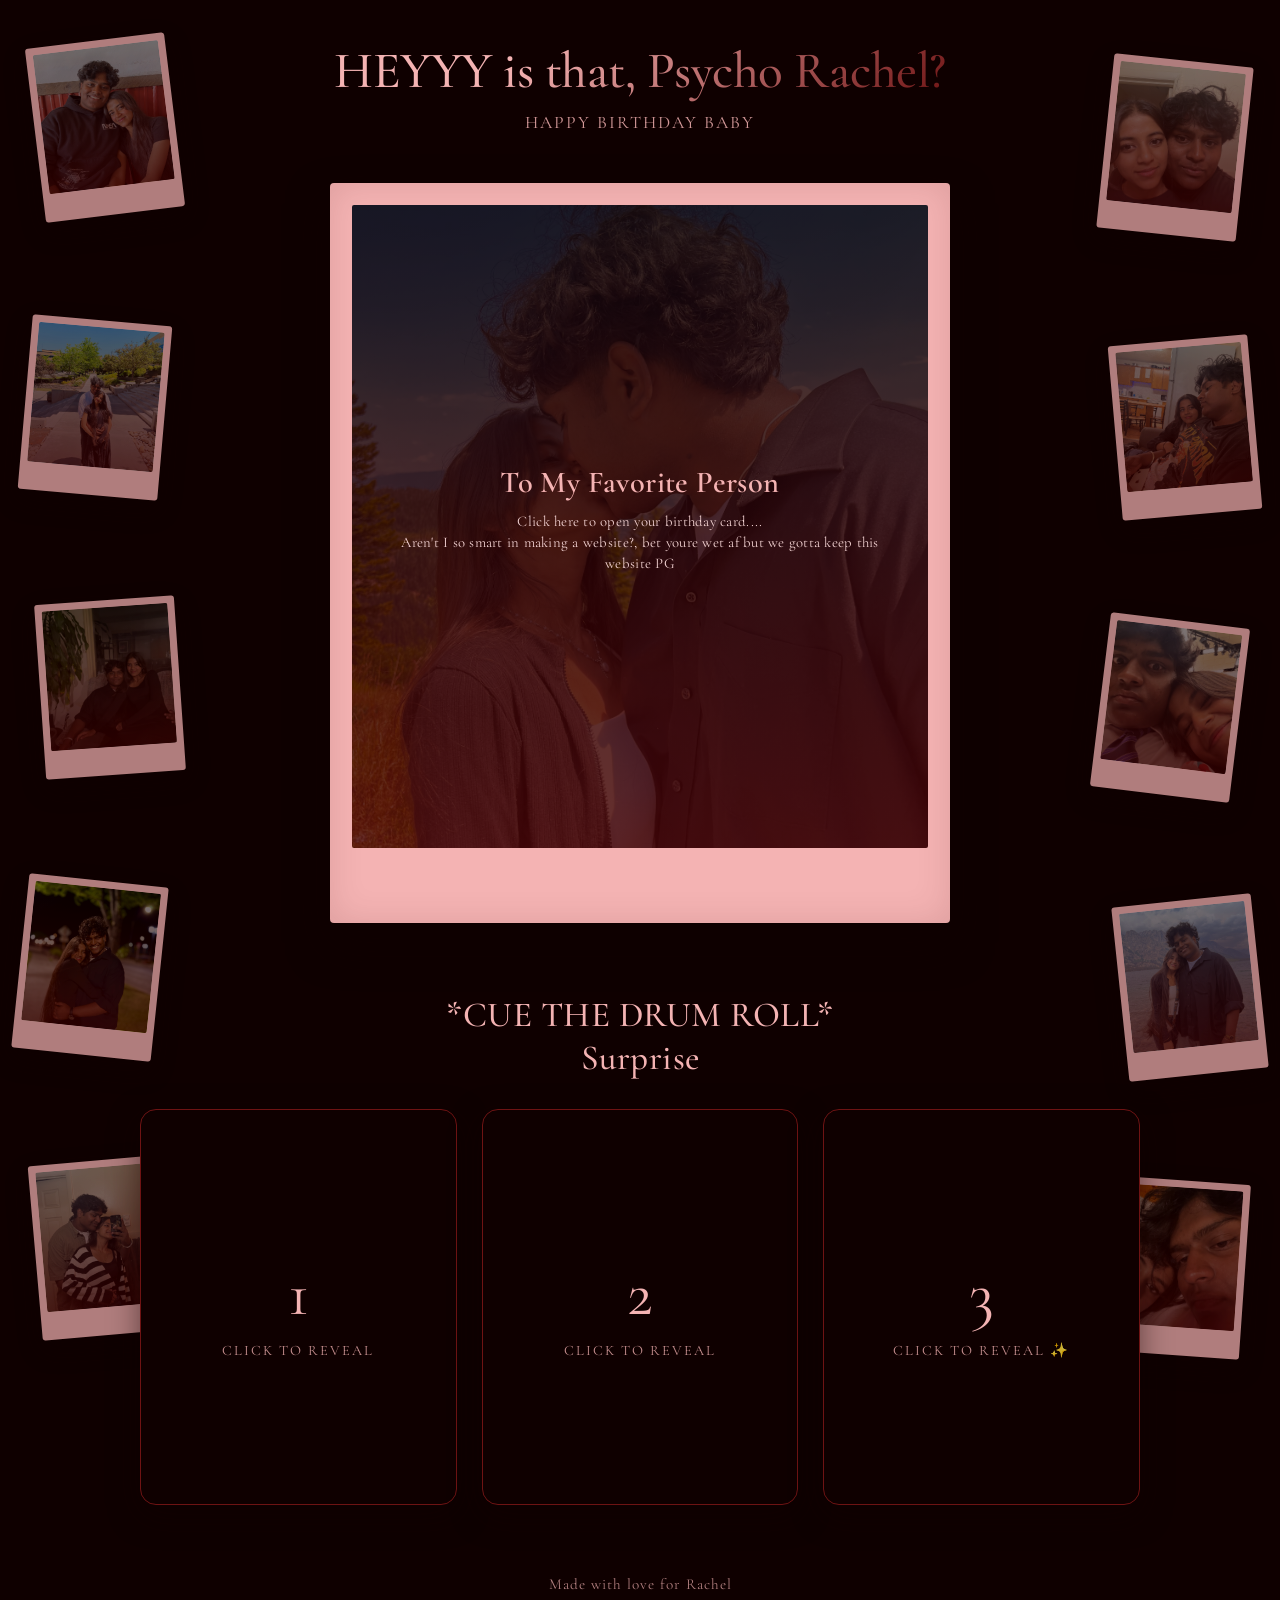
<file: index.html>
<!DOCTYPE html>
<html lang="en">
<head>
    <meta charset="UTF-8">
    <meta name="viewport" content="width=device-width, initial-scale=1.0">
    <title>Happy Birthday to my one and only ✨</title>
    <link rel="preconnect" href="https://fonts.googleapis.com">
    <link rel="preconnect" href="https://fonts.gstatic.com" crossorigin>
    <link href="https://fonts.googleapis.com/css2?family=Cormorant+Garamond:ital,wght@0,300;0,400;0,500;0,600;0,700;1,400;1,600&family=Playfair+Display:ital,wght@0,400;0,600;1,400&display=swap" rel="stylesheet">
    <link rel="stylesheet" href="styles/homepage.css">
</head>
<body>

    <!-- Ambient Background Side Polaroids (Left Side: 1 to 5) -->
    <div class="side-polaroid side-left-1">
        <div class="side-polaroid-inner">
            <div class="side-photo" style="background-image: linear-gradient(rgba(15, 0, 0, 0.35), rgba(68, 0, 0, 0.75)), url('images/IMG_0470.jpeg');"></div>
        </div>
    </div>
    <div class="side-polaroid side-left-2">
        <div class="side-polaroid-inner">
            <div class="side-photo" style="background-image: linear-gradient(rgba(15, 0, 0, 0.35), rgba(68, 0, 0, 0.75)), url('images/IMG_0570.jpeg');"></div>
        </div>
    </div>
    <div class="side-polaroid side-left-3">
        <div class="side-polaroid-inner">
            <div class="side-photo" style="background-image: linear-gradient(rgba(15, 0, 0, 0.35), rgba(68, 0, 0, 0.75)), url('images/IMG_5605.jpeg');"></div>
        </div>
    </div>
    <div class="side-polaroid side-left-4">
        <div class="side-polaroid-inner">
            <div class="side-photo" style="background-image: linear-gradient(rgba(15, 0, 0, 0.35), rgba(68, 0, 0, 0.75)), url('images/IMG_5853.jpeg');"></div>
        </div>
    </div>
    <div class="side-polaroid side-left-5">
        <div class="side-polaroid-inner">
            <div class="side-photo" style="background-image: linear-gradient(rgba(15, 0, 0, 0.35), rgba(68, 0, 0, 0.75)), url('images/IMG_6636.jpeg');"></div>
        </div>
    </div>

    <!-- Ambient Background Side Polaroids (Right Side: 6 to 10) -->
    <div class="side-polaroid side-right-6">
        <div class="side-polaroid-inner">
            <div class="side-photo" style="background-image: linear-gradient(rgba(15, 0, 0, 0.35), rgba(68, 0, 0, 0.75)), url('images/IMG_6719.jpeg');"></div>
        </div>
    </div>
    <div class="side-polaroid side-right-7">
        <div class="side-polaroid-inner">
            <div class="side-photo" style="background-image: linear-gradient(rgba(15, 0, 0, 0.35), rgba(68, 0, 0, 0.75)), url('images/IMG_6783.jpeg');"></div>
        </div>
    </div>
    <div class="side-polaroid side-right-8">
        <div class="side-polaroid-inner">
            <div class="side-photo" style="background-image: linear-gradient(rgba(15, 0, 0, 0.35), rgba(68, 0, 0, 0.75)), url('images/IMG_6833.jpeg');"></div>
        </div>
    </div>
    <div class="side-polaroid side-right-9">
        <div class="side-polaroid-inner">
            <div class="side-photo" style="background-image: linear-gradient(rgba(15, 0, 0, 0.35), rgba(68, 0, 0, 0.75)), url('images/IMG_7402.jpeg');"></div>
        </div>
    </div>
    <div class="side-polaroid side-right-10">
        <div class="side-polaroid-inner">
            <div class="side-photo" style="background-image: linear-gradient(rgba(15, 0, 0, 0.35), rgba(68, 0, 0, 0.75)), url('images/IMG_7451.jpeg');"></div>
        </div>
    </div>

    <header>
        <h1>HEYYY is that, Psycho Rachel?</h1>
        <p>Happy Birthday Baby</p>
    </header>

    <!-- Main Interactive Greeting Card (Polaroid Style) -->
    <div class="card-container" onclick="toggleMainCard()">
        <div class="card" id="birthdayCard">
            <!-- Front of Card (Polaroid Frame) -->
            <div class="card-face card-front">
                <div class="polaroid-photo">
                    <h3>To My Favorite Person</h3>
                    <p id="editable-card-text">Click here to open your birthday card....
                        <br>Aren't I so smart in making a website?, bet youre wet af but we gotta keep this website PG</p>
                    <span class="flip-hint"></span>
                </div>
            </div>
            <!-- Back of Card (Polaroid Frame) -->
            <div class="card-face card-back">
                <div class="polaroid-photo">
                    <h3>Wishing You The Best</h3>
                    <p id="editable-card-back">Happy Birthday Baby, I am so happy you were born and that I’ve been able to find great companionship with you. You are actually the wildest and most fun person I have ever been with and will ever want to be with. I’ve missed all your bdays till now and I don’t plan to miss the next ones. I tried to make it as special as I could with this distance because you’re truly amazing and you deserve every ounce of the effort I put in to show you that I love you. You are a very special person, like mentally yeah sure SPECIAL CHILD but you are special to me and it’s just this aura you carry that I have not been able to forget for the past 2 years. You live fresh in my mind and I know it’ll always be like this and so to that - Many Many Happy Returns of The Day. Hope you like your surprises.</p>
                    <span class="flip-hint"></span>
                </div>
            </div>
        </div>
    </div>

    <h2 class="section-title">*CUE THE DRUM ROLL* <br>Surprise</h2>

    <!-- 3 Numbered Interactive Photo Flip Cards -->
    <div class="surprise-grid">
        <!-- Surprise Card 1: Blue Saree -->
        <div class="flip-card" onclick="toggleSurprise(this)">
            <div class="flip-card-inner">
                <div class="flip-card-front">
                    <div class="number-badge">1</div>
                    <span>Click to reveal</span>
                </div>
                <div class="flip-card-back">
                    <img src="images/image.jpeg" alt="Blue Saree">
                </div>
            </div>
        </div>

        <!-- Surprise Card 2: Orange Saree -->
        <div class="flip-card" onclick="toggleSurprise(this)">
            <div class="flip-card-inner">
                <div class="flip-card-front">
                    <div class="number-badge">2</div>
                    <span>Click to reveal</span>
                </div>
                <div class="flip-card-back">
                    <img src="images/card pic.jpeg" alt="Orange Saree">
                </div>
            </div>
        </div>

        <!-- Surprise Card 3: Special Shining Card with Click Logic -->
        <div class="flip-card special-card" onclick="handleSpecialCard(event, this)">
            <div class="flip-card-inner">
                <div class="flip-card-front">
                    <div class="number-badge">3</div>
                    <span>Click to reveal ✨</span>
                </div>
                <div class="flip-card-back">
                    <img src="images/surprise 3.jpeg" alt="Surprise 3">
                    <div class="special-back-overlay">TRY CLICKING ON MY NOSE</div>
                </div>
            </div>
        </div>
    </div>

    <footer>
        <a href="https://www.youtube.com/watch?v=xvFZjo5PgG0" target="_blank" style="color: inherit; text-decoration: none;">Made with love for Rachel</a>
    </footer>

    <script>
        function toggleMainCard() {
            const card = document.getElementById('birthdayCard');
            card.classList.toggle('is-flipped');
        }

        function toggleSurprise(cardElement) {
            cardElement.classList.toggle('is-flipped');
        }

        // Special behavior for card 3:
        // 1st click: flips open to show the photo.
        // 2nd click while open: opens the new tab (21things.html).
        // 3rd click while open: flips the card back to the front.
        let card3Clicks = 0;
        function handleSpecialCard(event, cardElement) {
            const isFlipped = cardElement.classList.contains('is-flipped');
            
            if (!isFlipped) {
                cardElement.classList.add('is-flipped');
                card3Clicks = 1;
            } else {
                card3Clicks++;
                if (card3Clicks === 2) {
                    window.open('21things.html', '_blank');
                } else {
                    cardElement.classList.remove('is-flipped');
                    card3Clicks = 1;
                }
            }
        }
    </script>
</body>
</html>
</file>
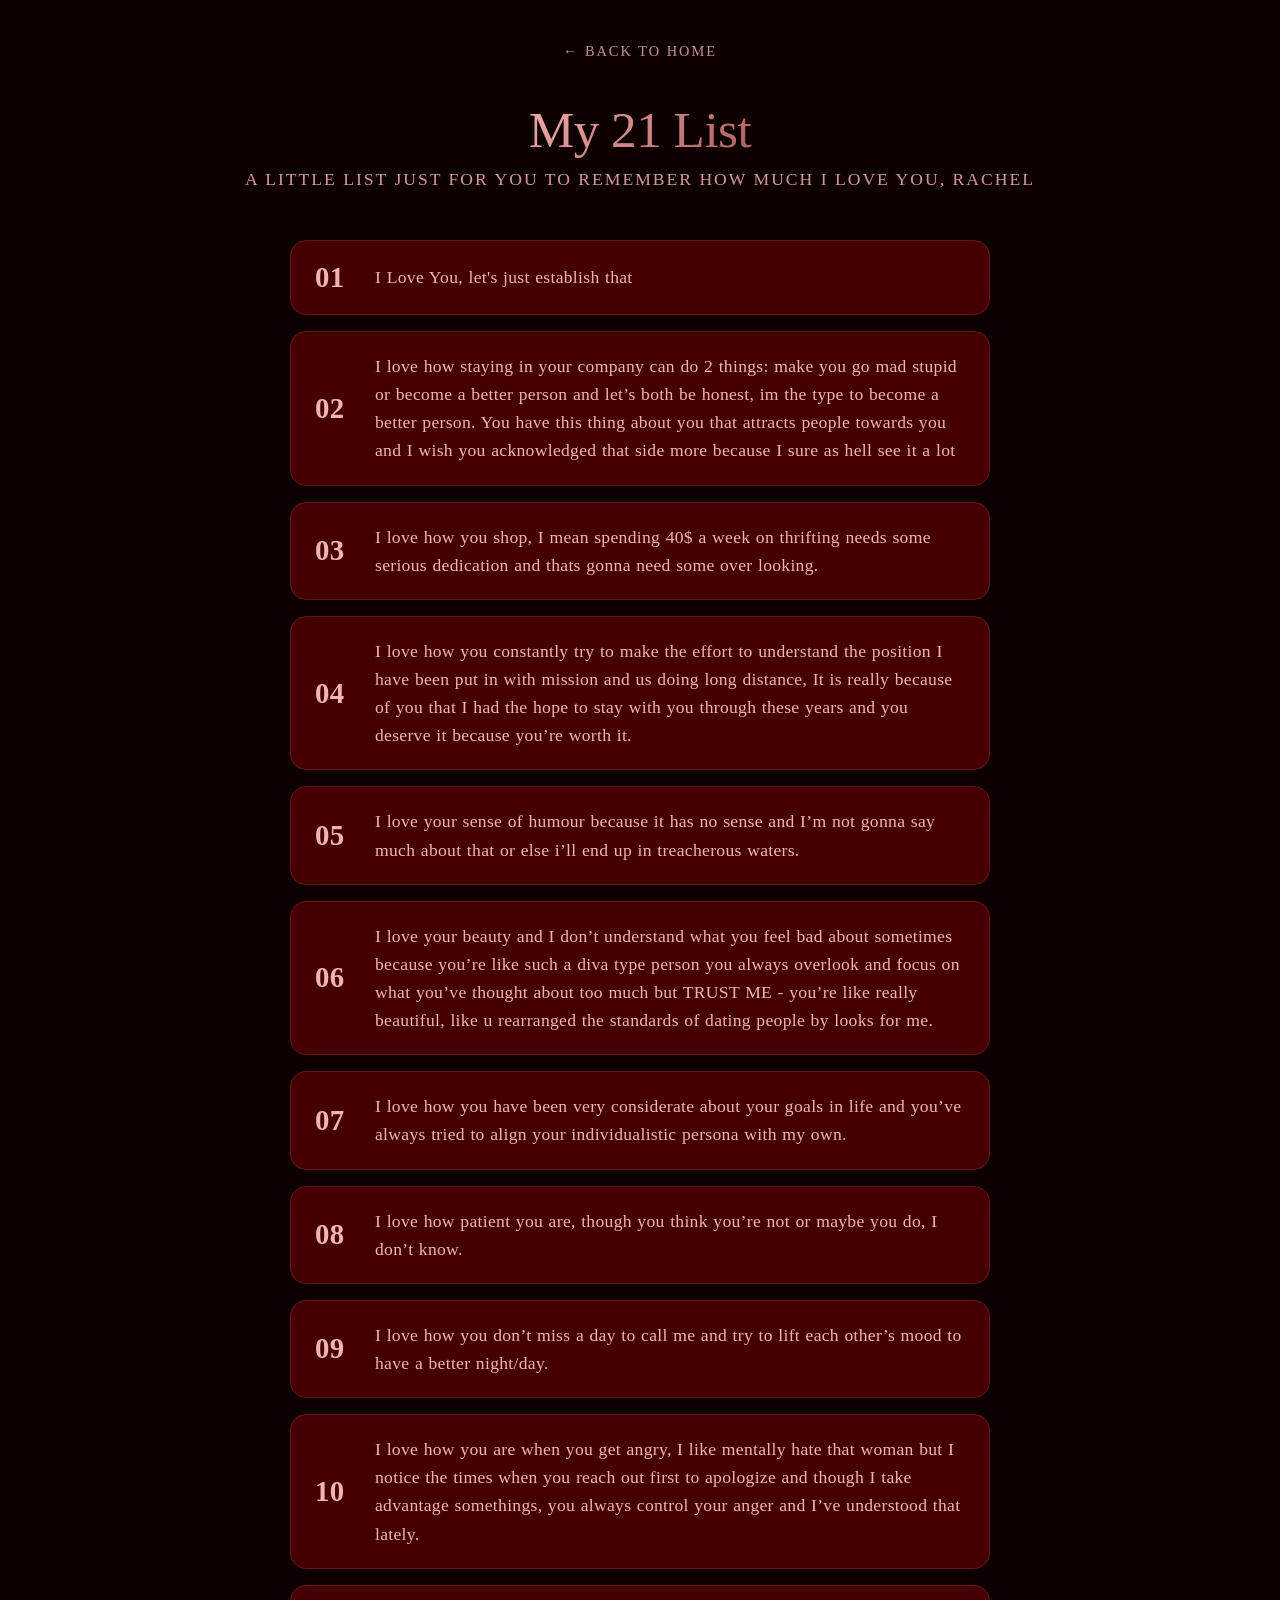
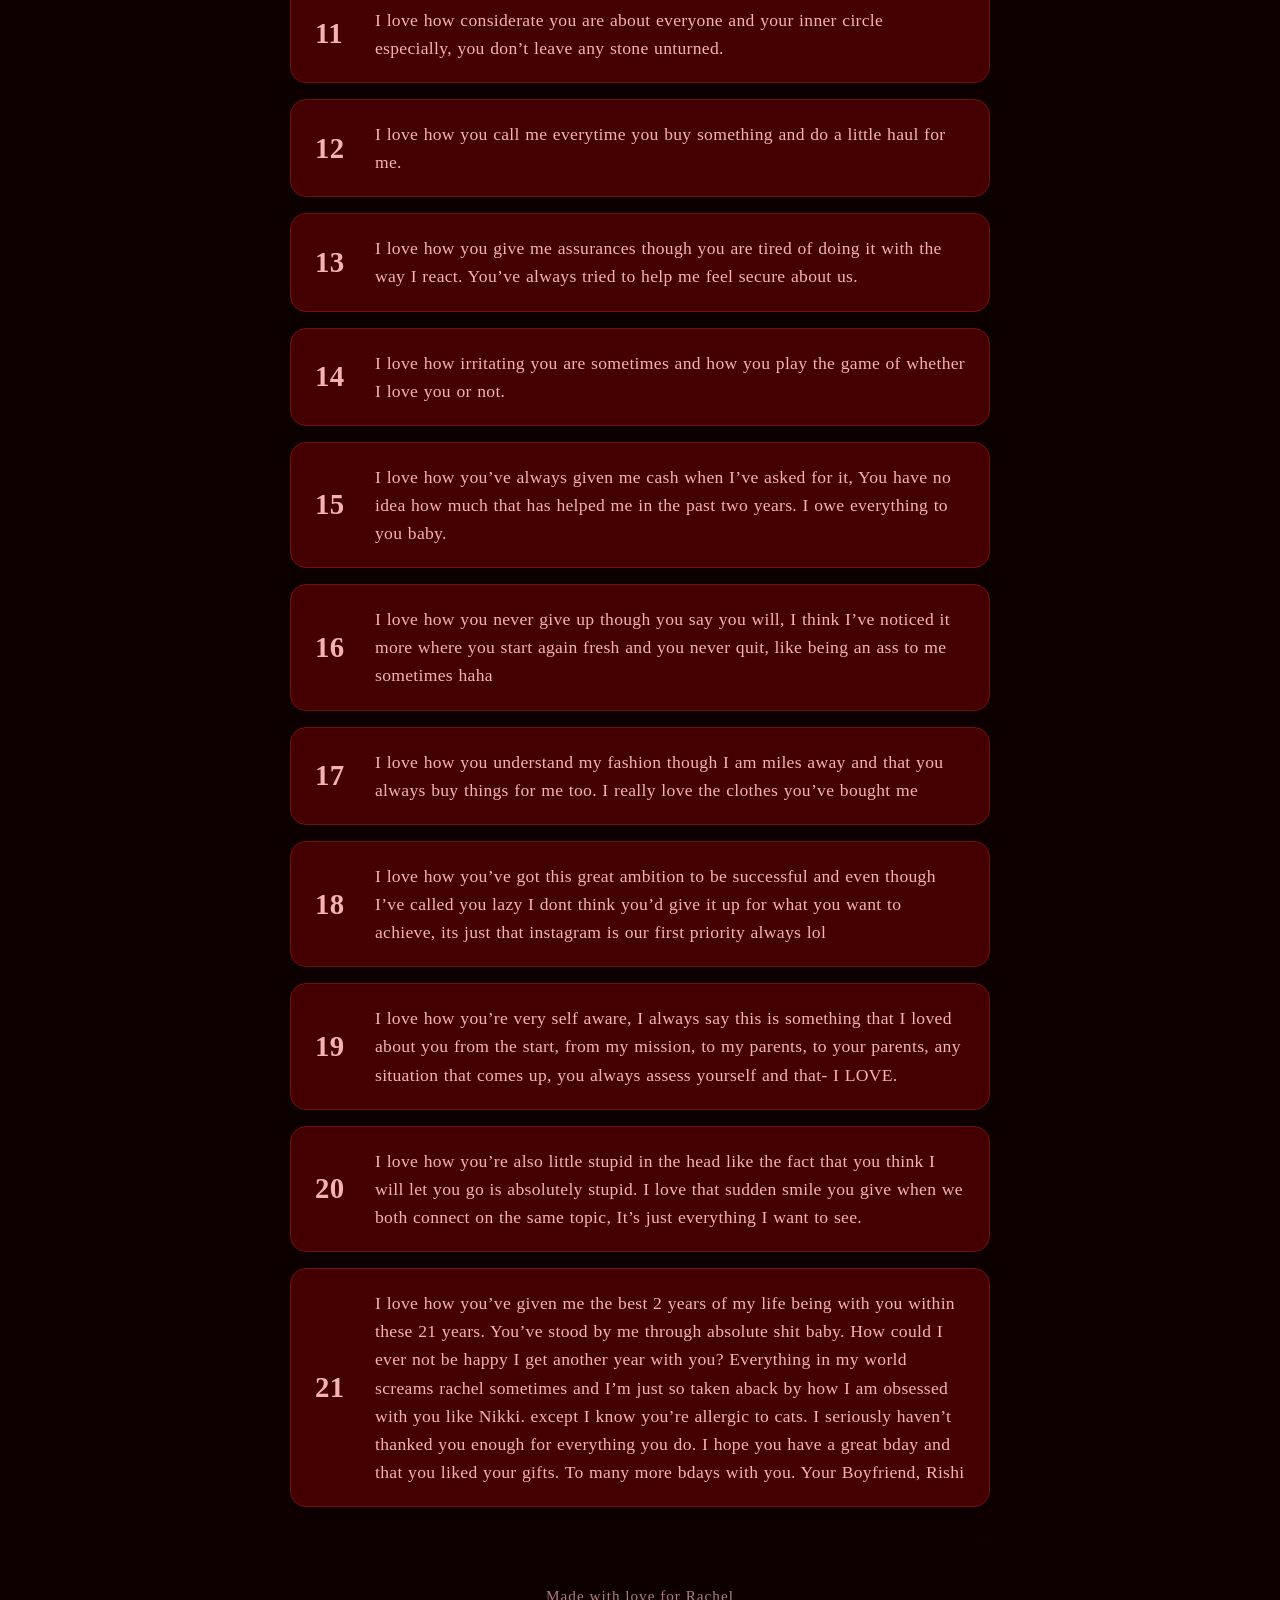
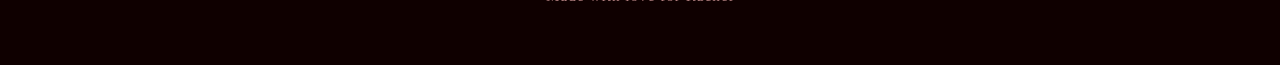
<file: 21things.html>
<!DOCTYPE html>
<html lang="en">
<head>
    <meta charset="UTF-8">
    <meta name="viewport" content="width=device-width, initial-scale=1.0">
    <title>21 Things I Love About You ✨</title>
    <link href="https://fonts.googleapis.com/css2?family=Plus+Jakarta+Sans:wght@300;400;500;600&family=Playfair+Display:ital,wght@0,400;0,600;1,400&display=swap" rel="stylesheet">
    <link rel="stylesheet" href="styles/homepage.css">
</head>
<body>

    <header>
        <a href="index.html" class="back-btn">← Back to Home</a>
        <h1>My 21 List</h1>
        <p>A little list just for you to remember how much I love you, Rachel</p>
    </header>

    <div class="list-container">
        <!-- 1 to 21 Items (Editable) -->
        <div class="list-item">
            <span class="item-number">01</span>
            <span class="item-text">I Love You, let's just establish that</span>
        </div>
        <div class="list-item">
            <span class="item-number">02</span>
            <span class="item-text">I love how staying in your company can do 2 things: make you go mad stupid or become a better person and let’s both be honest, im the type to become a better person. You have this thing about you that attracts people towards you and I wish you acknowledged that side more because I sure as hell see it a lot</span>
        </div>
        <div class="list-item">
            <span class="item-number">03</span>
            <span class="item-text">I love how you shop, I mean spending 40$ a week on thrifting needs some serious dedication and thats gonna need some over looking.</span>
        </div>
        <div class="list-item">
            <span class="item-number">04</span>
            <span class="item-text">I love how you constantly try to make the effort to understand the position I have been put in with mission and us doing long distance, It is really because of you that I had the hope to stay with you through these years and you deserve it because you’re worth it.</span>
        </div>
        <div class="list-item">
            <span class="item-number">05</span>
            <span class="item-text">I love your sense of humour because it has no sense and I’m not gonna say much about that or else i’ll end up in treacherous waters.</span>
        </div>
        <div class="list-item">
            <span class="item-number">06</span>
            <span class="item-text">I love your beauty and I don’t understand what you feel bad about sometimes because you’re like such a diva type person you always overlook and focus on what you’ve thought about too much but TRUST ME - you’re like really beautiful, like u rearranged the standards of dating people by looks for me.</span>
        </div>
        <div class="list-item">
            <span class="item-number">07</span>
            <span class="item-text">I love how you have been very considerate about your goals in life and you’ve always tried to align your individualistic persona with my own.</span>
        </div>
        <div class="list-item">
            <span class="item-number">08</span>
            <span class="item-text">I love how patient you are, though you think you’re not or maybe you do, I don’t know.</span>
        </div>
        <div class="list-item">
            <span class="item-number">09</span>
            <span class="item-text">I love how you don’t miss a day to call me and try to lift each other’s mood to have a better night/day.</span>
        </div>
        <div class="list-item">
            <span class="item-number">10</span>
            <span class="item-text">I love how you are when you get angry, I like mentally hate that woman but I notice the times when you reach out first to apologize and though I take advantage somethings, you always control your anger and I’ve understood that lately.</span>
        </div>
        <div class="list-item">
            <span class="item-number">11</span>
            <span class="item-text">I love how considerate you are about everyone and your inner circle especially, you don’t leave any stone unturned.</span>
        </div>
        <div class="list-item">
            <span class="item-number">12</span>
            <span class="item-text">I love how you call me everytime you buy something and do a little haul for me.</span>
        </div>
        <div class="list-item">
            <span class="item-number">13</span>
            <span class="item-text">I love how you give me assurances though you are tired of doing it with the way I react. You’ve always tried to help me feel secure about us.</span>
        </div>
        <div class="list-item">
            <span class="item-number">14</span>
            <span class="item-text">I love how irritating you are sometimes and how you play the game of whether I love you or not.</span>
        </div>
        <div class="list-item">
            <span class="item-number">15</span>
            <span class="item-text">I love how you’ve always given me cash when I’ve asked for it, You have no idea how much that has helped me in the past two years. I owe everything to you baby.</span>
        </div>
        <div class="list-item">
            <span class="item-number">16</span>
            <span class="item-text">I love how you never give up though you say you will, I think I’ve noticed it more where you start again fresh and you never quit, like being an ass to me sometimes haha</span>
        </div>
        <div class="list-item">
            <span class="item-number">17</span>
            <span class="item-text">I love how you understand my fashion though I am miles away and that you always buy things for me too. I really love the clothes you’ve bought me</span>
        </div>
        <div class="list-item">
            <span class="item-number">18</span>
            <span class="item-text">I love how you’ve got this great ambition to be successful and even though I’ve called you lazy I dont think you’d give it up for what you want to achieve, its just that instagram is our first priority always lol</span>
        </div>
        <div class="list-item">
            <span class="item-number">19</span>
            <span class="item-text">I love how you’re very self aware, I always say this is something that I loved about you from the start, from my mission, to my parents, to your parents, any situation that comes up, you always assess yourself and that- I LOVE.</span>
        </div>
        <div class="list-item">
            <span class="item-number">20</span>
            <span class="item-text">I love how you’re also little stupid in the head like the fact that you think I will let you go is absolutely stupid. I love that sudden smile you give when we both connect on the same topic, It’s just everything I want to see.</span>
        </div>
        <div class="list-item">
            <span class="item-number">21</span>
            <span class="item-text">I love how you’ve given me the best 2 years of my life being with you within these 21 years. You’ve stood by me through absolute shit baby. How could I ever not be happy I get another year with you? Everything in my world screams rachel sometimes and I’m just so taken aback by how I am obsessed with you like Nikki. except I know you’re allergic to cats. I seriously haven’t thanked you enough for everything you do. I hope you have a great bday and that you liked your gifts. To many more bdays with you. Your Boyfriend, Rishi</span>
        </div>
    </div>

    <footer>
        Made with love for Rachel
    </footer>

</body>
</html>
</file>
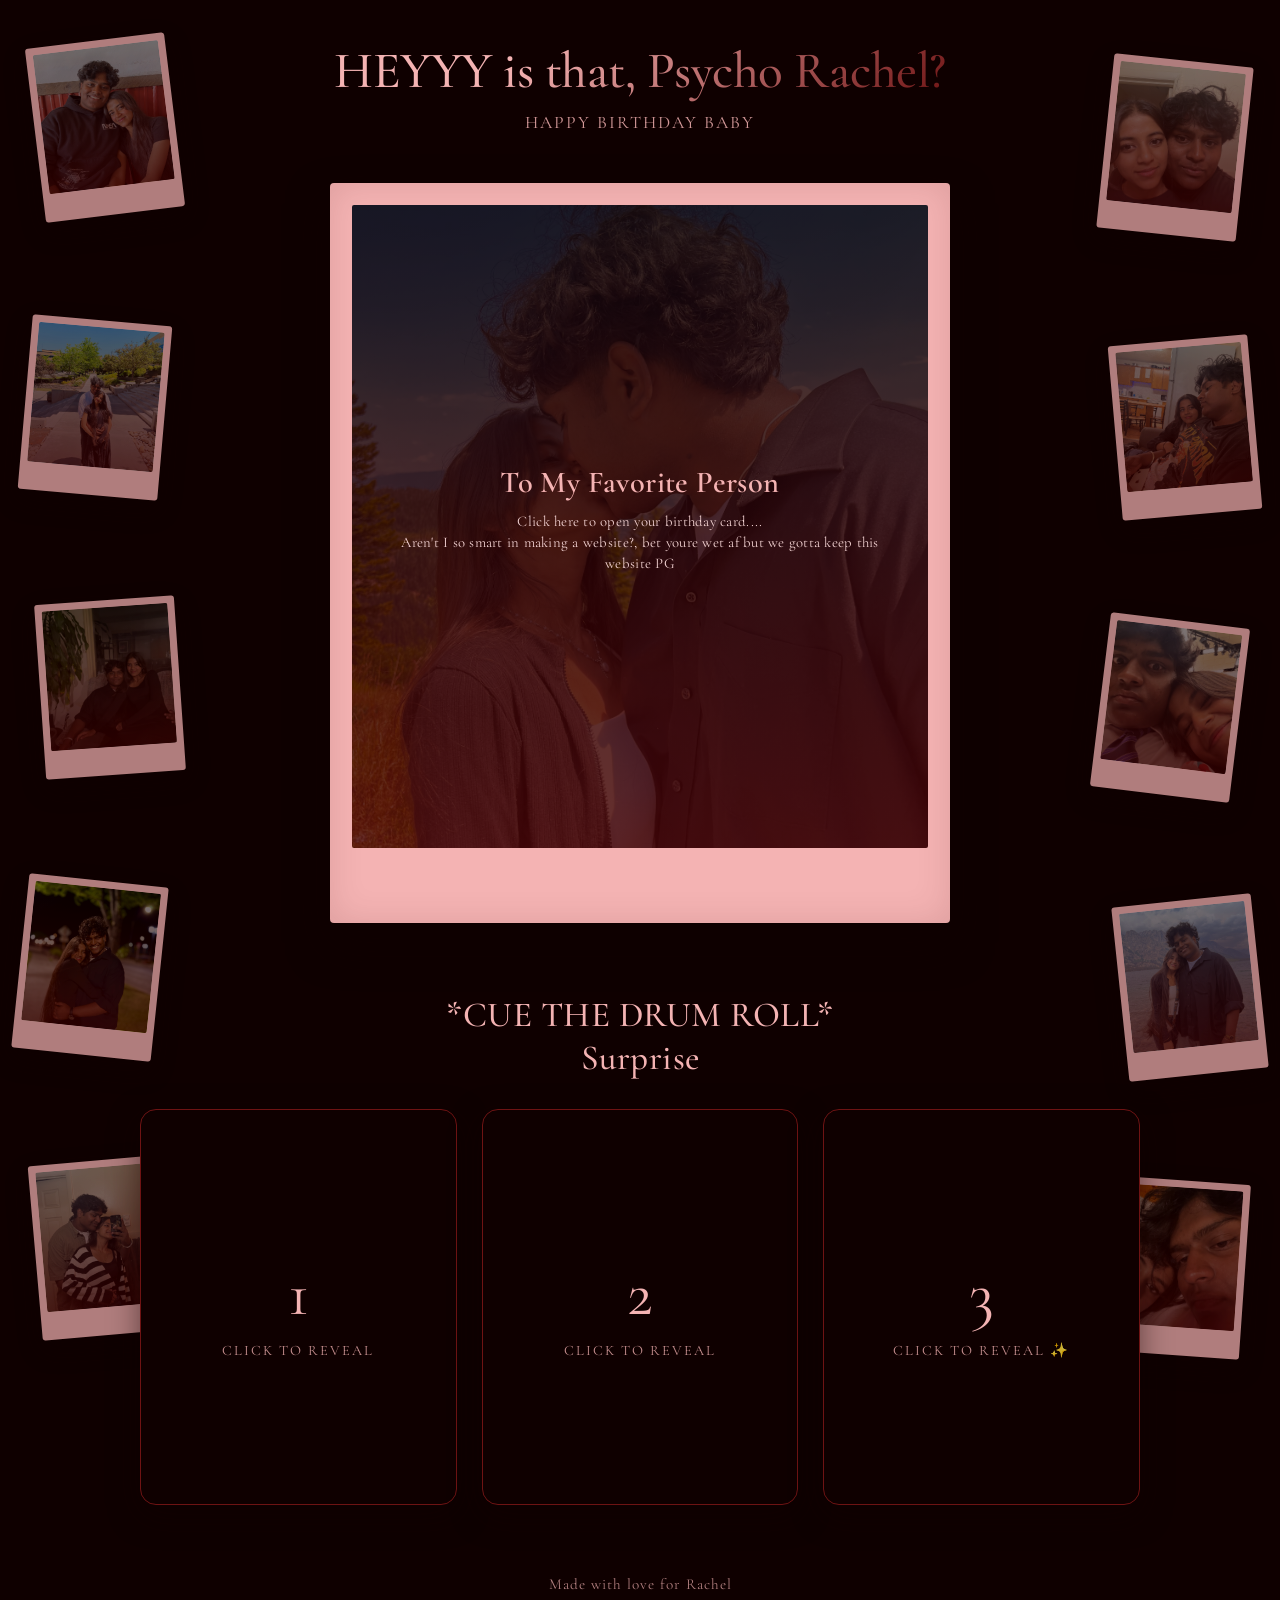
<file: homepage.html>
<!DOCTYPE html>
<html lang="en">
<head>
    <meta charset="UTF-8">
    <meta name="viewport" content="width=device-width, initial-scale=1.0">
    <title>Happy Birthday to my one and only ✨</title>
    <link rel="preconnect" href="https://fonts.googleapis.com">
    <link rel="preconnect" href="https://fonts.gstatic.com" crossorigin>
    <link href="https://fonts.googleapis.com/css2?family=Cormorant+Garamond:ital,wght@0,300;0,400;0,500;0,600;0,700;1,400;1,600&family=Playfair+Display:ital,wght@0,400;0,600;1,400&display=swap" rel="stylesheet">
    <link rel="stylesheet" href="styles/homepage.css">
</head>
<body>

    <!-- Ambient Background Side Polaroids (Left Side: 1 to 5) -->
    <div class="side-polaroid side-left-1">
        <div class="side-polaroid-inner">
            <div class="side-photo" style="background-image: linear-gradient(rgba(15, 0, 0, 0.35), rgba(68, 0, 0, 0.75)), url('images/IMG_0470.jpeg');"></div>
        </div>
    </div>
    <div class="side-polaroid side-left-2">
        <div class="side-polaroid-inner">
            <div class="side-photo" style="background-image: linear-gradient(rgba(15, 0, 0, 0.35), rgba(68, 0, 0, 0.75)), url('images/IMG_0570.jpeg');"></div>
        </div>
    </div>
    <div class="side-polaroid side-left-3">
        <div class="side-polaroid-inner">
            <div class="side-photo" style="background-image: linear-gradient(rgba(15, 0, 0, 0.35), rgba(68, 0, 0, 0.75)), url('images/IMG_5605.jpeg');"></div>
        </div>
    </div>
    <div class="side-polaroid side-left-4">
        <div class="side-polaroid-inner">
            <div class="side-photo" style="background-image: linear-gradient(rgba(15, 0, 0, 0.35), rgba(68, 0, 0, 0.75)), url('images/IMG_5853.jpeg');"></div>
        </div>
    </div>
    <div class="side-polaroid side-left-5">
        <div class="side-polaroid-inner">
            <div class="side-photo" style="background-image: linear-gradient(rgba(15, 0, 0, 0.35), rgba(68, 0, 0, 0.75)), url('images/IMG_6636.jpeg');"></div>
        </div>
    </div>

    <!-- Ambient Background Side Polaroids (Right Side: 6 to 10) -->
    <div class="side-polaroid side-right-6">
        <div class="side-polaroid-inner">
            <div class="side-photo" style="background-image: linear-gradient(rgba(15, 0, 0, 0.35), rgba(68, 0, 0, 0.75)), url('images/IMG_6719.jpeg');"></div>
        </div>
    </div>
    <div class="side-polaroid side-right-7">
        <div class="side-polaroid-inner">
            <div class="side-photo" style="background-image: linear-gradient(rgba(15, 0, 0, 0.35), rgba(68, 0, 0, 0.75)), url('images/IMG_6783.jpeg');"></div>
        </div>
    </div>
    <div class="side-polaroid side-right-8">
        <div class="side-polaroid-inner">
            <div class="side-photo" style="background-image: linear-gradient(rgba(15, 0, 0, 0.35), rgba(68, 0, 0, 0.75)), url('images/IMG_6833.jpeg');"></div>
        </div>
    </div>
    <div class="side-polaroid side-right-9">
        <div class="side-polaroid-inner">
            <div class="side-photo" style="background-image: linear-gradient(rgba(15, 0, 0, 0.35), rgba(68, 0, 0, 0.75)), url('images/IMG_7402.jpeg');"></div>
        </div>
    </div>
    <div class="side-polaroid side-right-10">
        <div class="side-polaroid-inner">
            <div class="side-photo" style="background-image: linear-gradient(rgba(15, 0, 0, 0.35), rgba(68, 0, 0, 0.75)), url('images/IMG_7451.jpeg');"></div>
        </div>
    </div>

    <header>
        <h1>HEYYY is that, Psycho Rachel?</h1>
        <p>Happy Birthday Baby</p>
    </header>

    <!-- Main Interactive Greeting Card (Polaroid Style) -->
    <div class="card-container" onclick="toggleMainCard()">
        <div class="card" id="birthdayCard">
            <!-- Front of Card (Polaroid Frame) -->
            <div class="card-face card-front">
                <div class="polaroid-photo">
                    <h3>To My Favorite Person</h3>
                    <p id="editable-card-text">Click here to open your birthday card....
                        <br>Aren't I so smart in making a website?, bet youre wet af but we gotta keep this website PG</p>
                    <span class="flip-hint"></span>
                </div>
            </div>
            <!-- Back of Card (Polaroid Frame) -->
            <div class="card-face card-back">
                <div class="polaroid-photo">
                    <h3>Wishing You The Best</h3>
                    <p id="editable-card-back">Happy Birthday Baby, I am so happy you were born and that I’ve been able to find great companionship with you. You are actually the wildest and most fun person I have ever been with and will ever want to be with. I’ve missed all your bdays till now and I don’t plan to miss the next ones. I tried to make it as special as I could with this distance because you’re truly amazing and you deserve every ounce of the effort I put in to show you that I love you. You are a very special person, like mentally yeah sure SPECIAL CHILD but you are special to me and it’s just this aura you carry that I have not been able to forget for the past 2 years. You live fresh in my mind and I know it’ll always be like this and so to that - Many Many Happy Returns of The Day. Hope you like your surprises.</p>
                    <span class="flip-hint"></span>
                </div>
            </div>
        </div>
    </div>

    <h2 class="section-title">*CUE THE DRUM ROLL* <br>Surprise</h2>

    <!-- 3 Numbered Interactive Photo Flip Cards -->
    <div class="surprise-grid">
        <!-- Surprise Card 1: Blue Saree -->
        <div class="flip-card" onclick="toggleSurprise(this)">
            <div class="flip-card-inner">
                <div class="flip-card-front">
                    <div class="number-badge">1</div>
                    <span>Click to reveal</span>
                </div>
                <div class="flip-card-back">
                    <img src="images/blue saree.png" alt="Blue Saree">
                </div>
            </div>
        </div>

        <!-- Surprise Card 2: Orange Saree -->
        <div class="flip-card" onclick="toggleSurprise(this)">
            <div class="flip-card-inner">
                <div class="flip-card-front">
                    <div class="number-badge">2</div>
                    <span>Click to reveal</span>
                </div>
                <div class="flip-card-back">
                    <img src="images/orange saree.png" alt="Orange Saree">
                </div>
            </div>
        </div>

        <!-- Surprise Card 3: Special Shining Card with Click Logic -->
        <div class="flip-card special-card" onclick="handleSpecialCard(event, this)">
            <div class="flip-card-inner">
                <div class="flip-card-front">
                    <div class="number-badge">3</div>
                    <span>Click to reveal ✨</span>
                </div>
                <div class="flip-card-back">
                    <img src="images/surprise 3.jpeg" alt="Surprise 3">
                    <div class="special-back-overlay">TRY CLICKING ON MY NOSE</div>
                </div>
            </div>
        </div>
    </div>

    <footer>
        <a href="https://www.youtube.com/watch?v=xvFZjo5PgG0" target="_blank" style="color: inherit; text-decoration: none;">Made with love for Rachel</a>
    </footer>

    <script>
        function toggleMainCard() {
            const card = document.getElementById('birthdayCard');
            card.classList.toggle('is-flipped');
        }

        function toggleSurprise(cardElement) {
            cardElement.classList.toggle('is-flipped');
        }

        // Special behavior for card 3:
        // 1st click: flips open to show the photo.
        // 2nd click while open: opens the new tab (21things.html).
        // 3rd click while open: flips the card back to the front.
        let card3Clicks = 0;
        function handleSpecialCard(event, cardElement) {
            const isFlipped = cardElement.classList.contains('is-flipped');
            
            if (!isFlipped) {
                cardElement.classList.add('is-flipped');
                card3Clicks = 1;
            } else {
                card3Clicks++;
                if (card3Clicks === 2) {
                    window.open('21things.html', '_blank');
                } else {
                    cardElement.classList.remove('is-flipped');
                    card3Clicks = 1;
                }
            }
        }
    </script>
</body>
</html>
</file>
<file: styles/homepage.css>
:root {
    --bg-color: #0F0000;        /* Espresso */
    --mahogany: #440000;        /* Red Mahogany */
    --crimson: #6E1313;         /* Crimson Tide */
    --rose-quartz: #F4B3B3;     /* Rose Quartz */
    --blue-lagoon: #002028;     /* Blue Lagoon */
    
    --text-light: #F4B3B3;
    --text-dark: #0F0000;
    --border: rgba(110, 19, 19, 0.2);
}

* {
    box-sizing: border-box;
    margin: 0;
    padding: 0;
}

body {
    background-color: var(--bg-color);
    color: var(--text-light);
    font-family: 'Cormorant Garamond', serif;
    font-size: 1.15rem;
    min-height: 100vh;
    display: flex;
    flex-direction: column;
    align-items: center;
    justify-content: flex-start;
    padding: 40px 20px;
    overflow-x: hidden;
    letter-spacing: 0.4px;
    position: relative;
}

header {
    text-align: center;
    margin-bottom: 50px;
    animation: fadeIn 1.2s ease-out;
    z-index: 2;
}

header h1 {
    font-family: 'Cormorant Garamond', serif;
    font-size: 3.2rem;
    font-weight: 500;
    letter-spacing: -0.5px;
    margin-bottom: 10px;
    background: linear-gradient(135deg, var(--rose-quartz) 30%, var(--crimson));
    -webkit-background-clip: text;
    -webkit-text-fill-color: transparent;
}

header p {
    color: var(--rose-quartz);
    font-size: 1.1rem;
    letter-spacing: 2px;
    text-transform: uppercase;
    opacity: 0.85;
}

/* Background Side Polaroids General Layout */
.side-polaroid {
    position: absolute;
    width: 140px;
    height: 175px;
    background: var(--rose-quartz);
    opacity: 0.7; /* Much lighter ambient look */
    border-radius: 3px;
    padding: 7px 7px 28px 7px;
    box-shadow: 0 10px 25px rgba(15, 0, 0, 0.6);
    transition: all 0.4s cubic-bezier(0.4, 0, 0.2, 1);
    z-index: 1;
    pointer-events: auto;
    cursor: pointer;
}

/* Precise Staggered Positioning for Left and Right Margins */
.side-left-1 { top: 40px; left: 35px; transform: rotate(-7deg); }
.side-left-2 { top: 320px; left: 25px; transform: rotate(5deg); }
.side-left-3 { top: 600px; left: 40px; transform: rotate(-4deg); }
.side-left-4 { top: 880px; left: 20px; transform: rotate(6deg); }
.side-left-5 { top: 1160px; left: 35px; transform: rotate(-5deg); }

.side-right-6 { top: 60px; right: 35px; transform: rotate(6deg); }
.side-right-7 { top: 340px; right: 25px; transform: rotate(-5deg); }
.side-right-8 { top: 620px; right: 40px; transform: rotate(7deg); }
.side-right-9 { top: 900px; right: 20px; transform: rotate(-6deg); }
.side-right-10 { top: 1180px; right: 35px; transform: rotate(4deg); }

.side-polaroid-inner {
    width: 100%;
    height: 100%;
    border-radius: 2px;
    overflow: hidden;
}

.side-photo {
    width: 100%;
    height: 100%;
    background-size: cover;
    background-position: center;
}

/* Hover effect: Pop out, zoom in, full opacity, and crimson shine */
.side-polaroid:hover {
    opacity: 1;
    transform: scale(1.15) rotate(0deg);
    box-shadow: 0 0 30px var(--crimson), 0 20px 40px rgba(15, 0, 0, 0.9);
    z-index: 10;
}

/* Main Greeting Card Container - Optimized dimensions to fit text cleanly without scrolling */
.card-container {
    perspective: 1000px;
    width: 100%;
    max-width: 620px;
    height: 740px;
    margin-bottom: 70px;
    cursor: pointer;
    z-index: 2;
}

.card {
    width: 100%;
    height: 100%;
    position: relative;
    transform-style: preserve-3d;
    transition: transform 0.8s cubic-bezier(0.4, 0, 0.2, 1), box-shadow 0.3s ease;
}

.card.is-flipped {
    transform: rotateY(180deg);
}

/* Enhanced Hover Effect for Main Greeting Card (Pops out more dramatically) */
.card-container:hover .card {
    transform: scale(1.06);
    box-shadow: 0 0 40px var(--crimson), 0 25px 50px rgba(0, 0, 0, 0.8);
}

.card-container:hover .card.is-flipped {
    transform: rotateY(180deg) scale(1.06);
    box-shadow: 0 0 40px var(--crimson), 0 25px 50px rgba(0, 0, 0, 0.8);
}

/* Outer Vintage Rose Quartz Polaroid Frame */
.card-face {
    position: absolute;
    width: 100%;
    height: 100%;
    backface-visibility: hidden;
    background: var(--rose-quartz);
    border-radius: 4px;
    padding: 22px 22px 75px 22px;
    box-shadow: 0 20px 40px rgba(15, 0, 0, 0.8), inset 0 0 35px rgba(68, 0, 0, 0.12);
    display: flex;
    flex-direction: column;
}

.card-back {
    transform: rotateY(180deg);
}

/* Inner Photo Area holding background image and text */
.polaroid-photo {
    width: 100%;
    height: 100%;
    background-size: cover;
    background-position: center;
    border-radius: 2px;
    display: flex;
    flex-direction: column;
    justify-content: center;
    align-items: center;
    padding: 30px;
    text-align: center;
}

/* Front Card Face Image Overlay */
.card-front .polaroid-photo {
    background-image: linear-gradient(rgba(15, 0, 0, 0.82), rgba(68, 0, 0, 0.82)), url('../images/greetingcard.jpeg');
}

/* Back Card Face Image Overlay */
.card-back .polaroid-photo {
    background-image: linear-gradient(rgba(15, 0, 0, 0.86), rgba(68, 0, 0, 0.86)), url('../images/greetingcard.jpeg');
}

.polaroid-photo h3 {
    font-family: 'Cormorant Garamond', serif;
    font-size: 1.9rem;
    font-weight: 600;
    margin-bottom: 10px;
    color: var(--rose-quartz);
}

.polaroid-photo p {
    color: #f1d1d1;
    font-size: 0.92rem;
    line-height: 1.45;
    letter-spacing: 0.3px;
    word-spacing: 0.8px;
}

.flip-hint {
    margin-top: 15px;
    font-size: 0.8rem;
    text-transform: uppercase;
    letter-spacing: 2px;
    color: var(--rose-quartz);
    opacity: 0.9;
}

/* Surprise Section */
.section-title {
    font-family: 'Cormorant Garamond', serif;
    font-size: 2.2rem;
    font-weight: 500;
    margin-bottom: 30px;
    text-align: center;
    letter-spacing: 0.5px;
    color: var(--rose-quartz);
    z-index: 2;
}

.surprise-grid {
    display: grid;
    grid-template-columns: repeat(auto-fit, minmax(260px, 1fr));
    gap: 25px;
    width: 100%;
    max-width: 1000px;
    margin-bottom: 50px;
    z-index: 2;
}

.flip-card {
    perspective: 1000px;
    width: 100%;
    aspect-ratio: 4/5;
    cursor: pointer;
}

.flip-card-inner {
    position: relative;
    width: 100%;
    height: 100%;
    transform-style: preserve-3d;
    transition: transform 0.8s cubic-bezier(0.4, 0, 0.2, 1);
    border-radius: 16px;
    box-shadow: 0 10px 30px rgba(15, 0, 0, 0.5);
}

.flip-card.is-flipped .flip-card-inner {
    transform: rotateY(180deg);
}

.flip-card-front, .flip-card-back {
    position: absolute;
    width: 100%;
    height: 100%;
    backface-visibility: hidden;
    border-radius: 16px;
    overflow: hidden;
    border: 1px solid var(--crimson);
}

/* Surprise Card Fronts styled with Solid Espresso */
.flip-card-front {
    display: flex;
    flex-direction: column;
    justify-content: center;
    align-items: center;
    background-color: var(--bg-color);
}

.number-badge {
    font-family: 'Cormorant Garamond', serif;
    font-size: 4rem;
    font-weight: 400;
    color: var(--rose-quartz);
    margin-bottom: 10px;
}

.flip-card-front span {
    color: var(--rose-quartz);
    font-size: 0.9rem;
    text-transform: uppercase;
    letter-spacing: 2px;
    opacity: 0.8;
}

.flip-card-back {
    transform: rotateY(180deg);
}

.flip-card-back img {
    width: 100%;
    height: 100%;
    object-fit: cover;
}

/* Universal Hover Effect for All Surprise Cards */
.flip-card:hover .flip-card-inner {
    box-shadow: 0 0 25px var(--crimson);
    transform: scale(1.02);
}

.flip-card.is-flipped:hover .flip-card-inner {
    transform: rotateY(180deg) scale(1.02);
}

.special-back-overlay {
    position: absolute;
    bottom: 0;
    left: 0;
    right: 0;
    padding: 20px;
    background: linear-gradient(to top, var(--bg-color), transparent);
    color: var(--rose-quartz);
    text-align: center;
    font-size: 0.9rem;
    letter-spacing: 1px;
    text-transform: uppercase;
    opacity: 0;
    transition: opacity 0.3s ease;
}

.flip-card.is-flipped.special-card .special-back-overlay {
    opacity: 1;
}

/* List Page & Footer */
.list-container {
    width: 100%;
    max-width: 700px;
    margin-bottom: 60px;
    display: flex;
    flex-direction: column;
    gap: 16px;
    animation: fadeIn 1.2s ease-out;
    z-index: 2;
}

.list-item {
    background: var(--mahogany);
    border: 1px solid var(--crimson);
    border-radius: 16px;
    padding: 20px 24px;
    display: flex;
    align-items: center;
    gap: 20px;
    box-shadow: 0 10px 30px rgba(15, 0, 0, 0.3);
    transition: transform 0.3s ease, border-color 0.3s ease;
}

.list-item:hover {
    transform: translateY(-2px);
    border-color: var(--rose-quartz);
}
.item-number {
    font-family: 'Cormorant Garamond', serif;
    font-size: 1.8rem;
    color: var(--rose-quartz);
    font-weight: 600;
    min-width: 40px;
}

.item-text {
    color: var(--rose-quartz);
    font-size: 1.1rem;
    line-height: 1.6;
    letter-spacing: 0.3px;
    word-spacing: 0.8px;
}

.back-btn {
    display: inline-block;
    margin-bottom: 40px;
    color: var(--rose-quartz);
    text-decoration: none;
    font-size: 0.9rem;
    text-transform: uppercase;
    letter-spacing: 2px;
    transition: color 0.3s ease;
    opacity: 0.8;
}

.back-btn:hover {
    color: var(--rose-quartz);
    opacity: 1;
}

footer {
    color: var(--rose-quartz);
    font-size: 0.95rem;
    margin-top: auto;
    padding: 20px 0;
    letter-spacing: 1px;
    opacity: 0.7;
    z-index: 2;
}

/* Footer Link with Underline and Shine/Glow Effect on Hover */
footer a {
    color: inherit;
    text-decoration: underline;
    text-underline-offset: 4px;
    transition: all 0.3s ease;
}

footer a:hover {
    color: #ffffff;
    text-shadow: 0 0 10px var(--rose-quartz), 0 0 20px var(--crimson);
    opacity: 1;
}

@keyframes fadeIn {
    from { opacity: 0; transform: translateY(15px); }
    to { opacity: 1; transform: translateY(0); }
}
</file>
